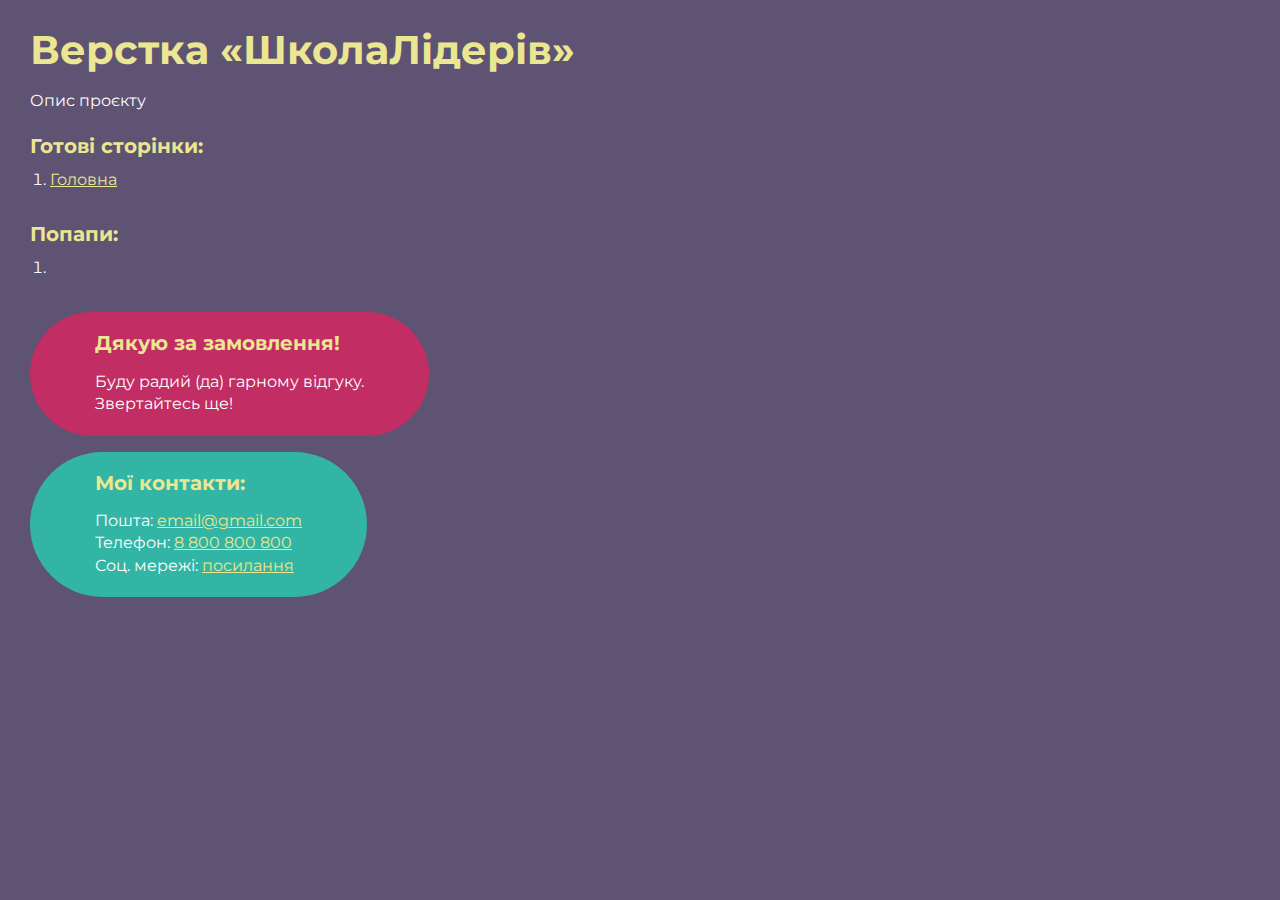
<file: index.html>
<!DOCTYPE html>
<html>

<head>
	<meta charset="UTF-8">
	<meta name="viewport" content="width=device-width, initial-scale=1.0">
	<title>Верстка «ШколаЛідерів»</title>
</head>

<body>
	<div class="rootpage">
		<h1>Верстка «ШколаЛідерів»</h1>
		<div class="rootpage__info">
			Опис проєкту
		</div>
		<h2>Готові сторінки:</h2>
		<ol class="rootpage__list">
			<li><a target="_blank" href="home.html">Головна</a></li>
		</ol>
		<h2>Попапи:</h2>
		<ol class="rootpage__list">
			<li><a target="_blank" href="home.html#"></a></li>
		</ol>
		<div class="rootpage__tnx">
			<h2>Дякую за замовлення!</h2>
			<p>Буду радий (да) гарному відгуку.</p>
			<p>Звертайтесь ще!</p>
		</div>
		<div class="rootpage__contacts">
			<h2>Мої контакти:</h2>
			<p>Пошта: <a href="mailto:email@gmail.com">email@gmail.com</a></p>
			<p>Телефон: <a href="tel:8800800800">8 800 800 800</a></p>
			<p>Соц. мережі: <a href="">посилання</a></p>
		</div>
	</div>
</body>
<style>
	@charset "UTF-8";
	@import url("https://fonts.googleapis.com/css?family=Montserrat:regular,700&display=swap");

	*,
	*::before,
	*::after {
		padding: 0px;
		margin: 0px;
		border: 0px;
		box-sizing: border-box;
	}

	html,
	body {
		height: 100%;
		margin: 0;
		padding: 0;
		min-width: 320px;
		width: 100%;
		color: #fff;
		background-color: #5e5373;
	}

	body {
		font-family: Montserrat;
		font-size: 100%;
		line-height: 1;
		font-size: 1rem;
	}

	a {
		text-decoration: underline;
		color: #ebe691
	}

	a:visited {
		text-decoration: underline;
		color: #aaa768;
	}

	a:hover {
		text-decoration: none;
	}

	ul li {
		list-style: none;
	}

	img {
		vertical-align: top;
	}

	.wrapper {
		width: 100%;
		min-height: 100%;
		overflow: hidden;
	}

	.rootpage {
		padding: 30px;
		display: flex;
		flex-direction: column;
		align-items: flex-start;
	}

	@media (max-width: 767px) {
		.rootpage {
			padding: 30px 15px;
		}
	}

	h1 {
		color: #ebe691;
		font-size: 2.5rem;
		margin: 0px 0px 1.25rem 0px;
	}

	@media (max-width: 767px) {
		h1 {
			font-size: 1.85rem;
			margin: 0px 0px 1.25rem 0px;
		}
	}

	h2 {
		color: #ebe691;
		font-size: 1.25rem;
		margin: 0px 0px 1rem 0px;
	}

	@media (max-width: 767px) {
		h2 {
			font-size: 1.125rem;
			margin: 0px 0px 1rem 0px;
		}
	}

	.rootpage__info {
		line-height: 140%;
		margin: 0px 0px 1.5rem 0px;
	}

	.rootpage__list {
		margin: 0px 0px 2.25rem 1.25rem;
	}

	.rootpage__list li:not(:last-child) {
		margin: 0px 0px 15px 0px;
	}

	.rootpage__contacts,
	.rootpage__tnx {
		border-radius: 200px;
		padding: 20px 65px;
		line-height: 140%;
	}

	@media (max-width: 767px) {

		.rootpage__contacts,
		.rootpage__tnx {
			border-radius: 40px;
			padding: 20px;
		}
	}

	.rootpage__contacts {
		background: #32b5a4;

	}

	.rootpage__contacts a {
		color: #ebe691;
	}

	.rootpage__tnx {
		background: #c22d63;
		margin: 0px 0px 1rem 0px;
	}
</style>

</html>
</file>
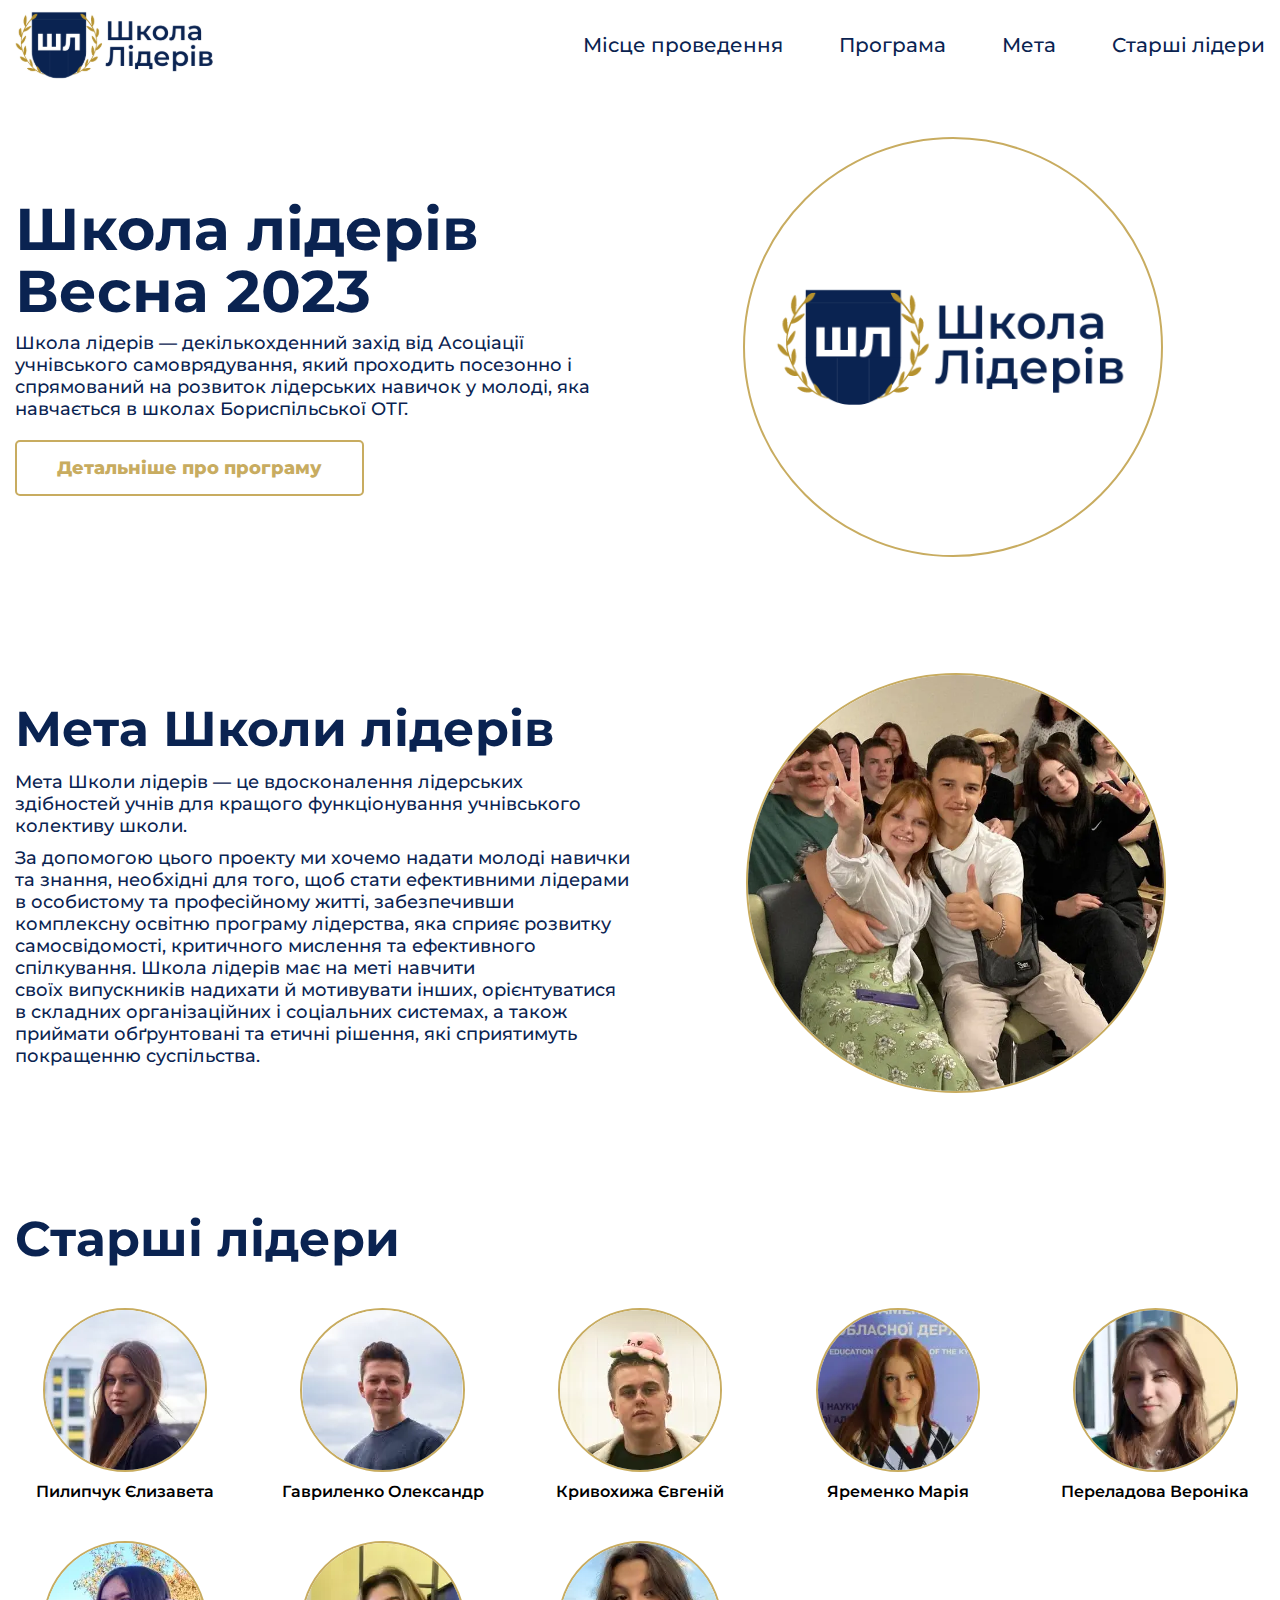
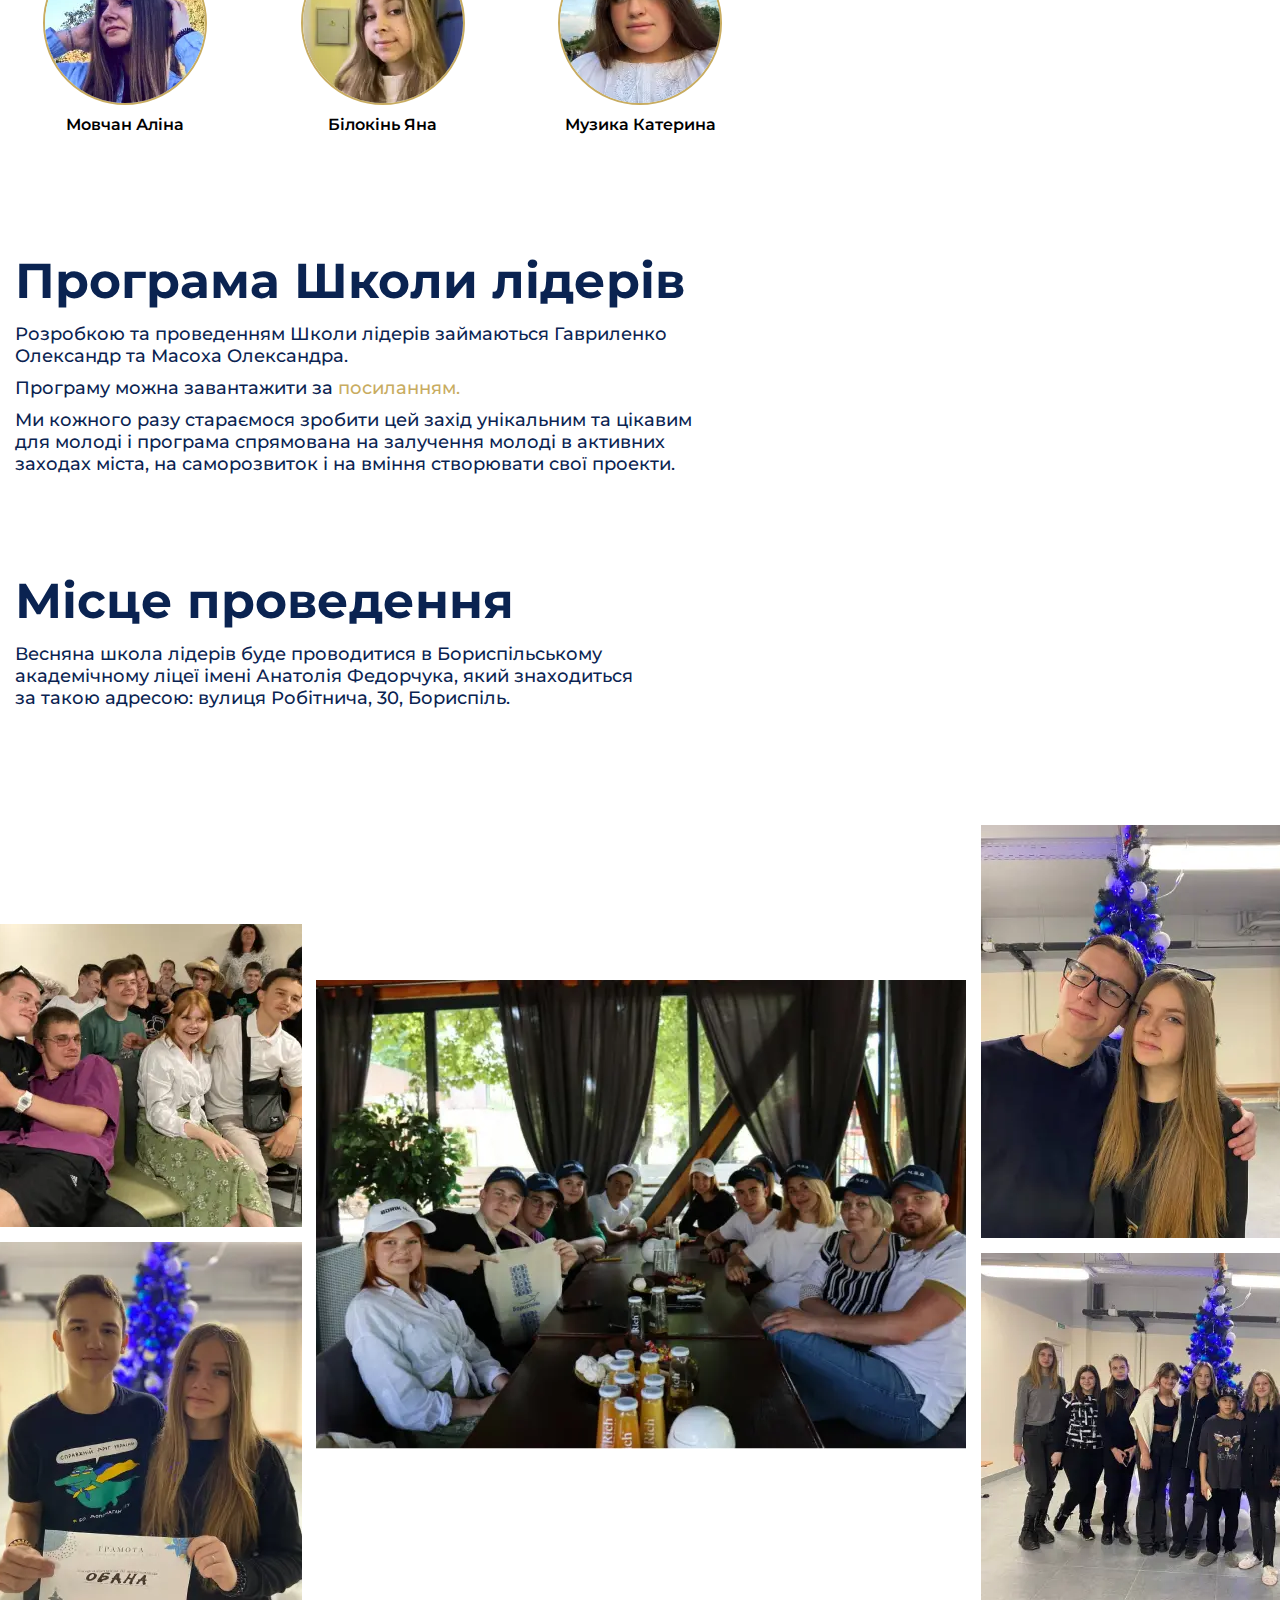
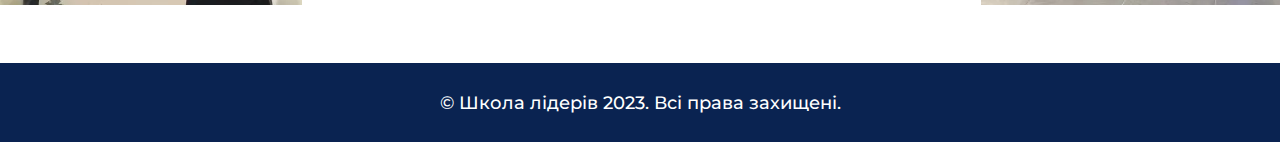
<file: home.html>
<!DOCTYPE html>
<html lang="ru">

<head>
	<title>Школа лідерів</title>
	<meta charset="UTF-8">
	<meta name="format-detection" content="telephone=no">
	<!-- <style>body{opacity: 0;}</style> -->
	<link rel="stylesheet" href="css/style.min.css?_v=20230309090137">
	<link rel="shortcut icon" href="favicon.ico">
	<!-- <meta name="robots" content="noindex, nofollow"> -->
	<meta name="viewport" content="width=device-width, initial-scale=1.0">
	<link rel="preconnect" href="https://fonts.googleapis.com">
	<link rel="preconnect" href="https://fonts.gstatic.com" crossorigin>
	<link href="https://fonts.googleapis.com/css2?family=Montserrat:wght@500;600;700;800&display=swap&_v=20230309090137" rel="stylesheet">
</head>

<body>
	<div class="wrapper">
		<header class="header">
			<div class="header__container">
				<a href="#" data-goto=".page__intro" class="header__logo"><img src="img/logo.svg" alt=""></a>
				<div class="header__menu menu">
					<button type="button" class="menu__icon icon-menu"><span></span></button>
					<nav class="menu__body">
						<ul class="menu__list">
							<li class="menu__item"><a href="#" data-goto-top="70" data-goto=".page__location" class="menu__link">Місце проведення</a></li>
							<li class="menu__item"><a href="#" data-goto-top="70" data-goto=".page__program" class="menu__link">Програма</a></li>
							<li class="menu__item"><a href="#" data-goto-top="70" data-goto=".page__goal" class="menu__link">Мета</a></li>
							<li class="menu__item"><a href="#" data-goto-top="70" data-goto=".page__leaders" class="menu__link">Старші лідери</a></li>
						</ul>
					</nav>
				</div>
			</div>
		</header>
		<main class="page">
			<section class="page__intro intro">
				<div class="intro__container">
					<div class="intro__body">
						<h1 class="intro__title">Школа лідерів Весна 2023</h1>
						<div class="intro__text text">
							<p>Школа лідерів — декількохденний захід від Асоціації учнівського самоврядування, який проходить
								посезонно і спрямований
								на розвиток лідерських навичок у молоді, яка навчається в школах Бориспільської ОТГ.</p>
						</div>
						<a href="#" data-goto-top="70" data-goto=".page__program" class="intro__button button">Детальніше про
							програму</a>
					</div>
					<div class="intro__picture">
						<img src="img/logo.svg" alt="">
					</div>
				</div>
			</section>
			<section class="page__goal goal">
				<div class="goal__container">
					<div class="goal__body">
						<h2 class="goal__title title">Мета Школи лідерів</h2>
						<div class="goal__text text">
							<p>Мета Школи лідерів — це вдосконалення лідерських здібностей учнів для кращого функціонування
								учнівського колективу школи.</p>
							<p>За допомогою цього проекту ми хочемо надати молоді навички та знання, необхідні для того, щоб
								стати ефективними лідерами
								в особистому та професійному житті, забезпечивши комплексну освітню програму лідерства, яка
								сприяє розвитку
								самосвідомості, критичного мислення та ефективного спілкування. Школа лідерів має на меті
								навчити
								своїх випускників надихати й мотивувати інших, орієнтуватися в складних організаційних і
								соціальних системах, а також
								приймати обґрунтовані та етичні рішення, які сприятимуть покращенню суспільства.</p>
						</div>
					</div>
					<div class="goal__picture">
						<picture><source srcset="img/image-1.webp" type="image/webp"><img src="img/image-1.jpg" alt=""></picture>
					</div>
				</div>
			</section>
			<section class="page__leaders leaders">
				<div class="leaders__container">
					<h2 class="leaders__title title">Старші лідери</h2>
					<div class="leaders__items">
						<div class="leaders__item">
							<div class="leaders__image"><picture><source srcset="img/leaders/image-1.webp" type="image/webp"><img src="img/leaders/image-1.png" alt=""></picture></div>
							<div class="leaders__name">Пилипчук Єлизавета</div>
						</div>
						<div class="leaders__item">
							<div class="leaders__image"><picture><source srcset="img/leaders/image-2.webp" type="image/webp"><img src="img/leaders/image-2.png" alt=""></picture></div>
							<div class="leaders__name">Гавриленко Олександр</div>
						</div>
						<div class="leaders__item">
							<div class="leaders__image"><picture><source srcset="img/leaders/image-3.webp" type="image/webp"><img src="img/leaders/image-3.png" alt=""></picture></div>
							<div class="leaders__name">Кривохижа Євгеній</div>
						</div>
						<div class="leaders__item">
							<div class="leaders__image"><picture><source srcset="img/leaders/image-4.webp" type="image/webp"><img src="img/leaders/image-4.png" alt=""></picture></div>
							<div class="leaders__name">Яременко Марія</div>
						</div>
						<div class="leaders__item">
							<div class="leaders__image"><picture><source srcset="img/leaders/image-5.webp" type="image/webp"><img src="img/leaders/image-5.png" alt=""></picture></div>
							<div class="leaders__name">Переладова Вероніка</div>
						</div>
						<div class="leaders__item">
							<div class="leaders__image"><picture><source srcset="img/leaders/image-6.webp" type="image/webp"><img src="img/leaders/image-6.png" alt=""></picture></div>
							<div class="leaders__name">Мовчан Аліна</div>
						</div>
						<div class="leaders__item">
							<div class="leaders__image"><picture><source srcset="img/leaders/image-7.webp" type="image/webp"><img src="img/leaders/image-7.png" alt=""></picture></div>
							<div class="leaders__name">Білокінь Яна</div>
						</div>
						<div class="leaders__item">
							<div class="leaders__image"><picture><source srcset="img/leaders/image-8.webp" type="image/webp"><img src="img/leaders/image-8.jpg" alt=""></picture></div>
							<div class="leaders__name">Музика Катерина</div>
						</div>
					</div>
				</div>
			</section>
			<section class="page__program program">
				<div class="program__container">
					<h2 class="program__title title">Програма Школи лідерів</h2>
					<div class="program__text text">
						<p>Розробкою та проведенням Школи лідерів займаються Гавриленко Олександр та Масоха Олександра.</p>
						<p>Програму можна завантажити за <a target="_blank" href="https://docs.google.com/document/d/11gtKCPJozAe_Qt8WRyKZM5IgAigggAc4/edit?usp=share_link&ouid=108613110325510535083&rtpof=true&sd=true">посиланням.</a>
						</p>
						<p>Ми кожного разу стараємося зробити цей захід унікальним та цікавим для молоді і програма спрямована
							на залучення молоді
							в активних заходах міста, на саморозвиток і на вміння створювати свої проекти.</p>
					</div>
				</div>
			</section>
			<section class="page__location location">
				<div class="location__container">
					<h2 class="location__title title">Місце проведення</h2>
					<div class="location__text text">
						<p>Весняна школа лідерів буде проводитися в Бориспільському академічному ліцеї імені
							Анатолія Федорчука, який знаходиться
							за такою адресою: вулиця Робітнича, 30, Бориспіль.</p>
					</div>
				</div>
			</section>
			<section class="page__gallery gallery gp">
				<div class="gallery__left gp">
					<div data-gallery class="gallery__left-top gp">
						<a href="img/gallery/left/top/2-full.jpg">
							<picture><source srcset="img/gallery/left/top/2.webp" type="image/webp"><img src="img/gallery/left/top/2.jpg" alt=""></picture>
						</a>
						<a href="img/gallery/left/top/1-full.jpg">
							<picture><source srcset="img/gallery/left/top/1.webp" type="image/webp"><img src="img/gallery/left/top/1.jpg" alt=""></picture>
						</a>
					</div>
					<div data-gallery class="gallery__left-bottom gp">
						<a href="img/gallery/left/bottom/2-full.jpg">
							<picture><source srcset="img/gallery/left/bottom/2.webp" type="image/webp"><img src="img/gallery/left/bottom/2.jpg" alt=""></picture></a>
						<a href="img/gallery/left/bottom/1-full.jpg">
							<picture><source srcset="img/gallery/left/bottom/1.webp" type="image/webp"><img src="img/gallery/left/bottom/1.jpg" alt=""></picture></a>
					</div>
				</div>
				<div data-gallery class="gallery__center">
					<a href="img/gallery/center/center-full.jpg">
						<picture><source srcset="img/gallery/center/center.webp" type="image/webp"><img src="img/gallery/center/center.jpg" alt=""></picture>
					</a>
				</div>
				<div class="gallery__right gp">
					<div data-gallery class="gallery__right-top gp">
						<a href="img/gallery/right/top/1-full.jpg">
							<picture><source srcset="img/gallery/right/top/1.webp" type="image/webp"><img src="img/gallery/right/top/1.jpg" alt=""></picture>
						</a>
						<a href="img/gallery/right/top/2-full.jpg">
							<picture><source srcset="img/gallery/right/top/2.webp" type="image/webp"><img src="img/gallery/right/top/2.jpg" alt=""></picture>
						</a>
					</div>
					<div data-gallery class="gallery__right-bottom gp">
						<a href="img/gallery/right/bottom/1-full.jpg">
							<picture><source srcset="img/gallery/right/bottom/1.webp" type="image/webp"><img src="img/gallery/right/bottom/1.jpg" alt=""></picture>
						</a>
						<a href="img/gallery/right/bottom/2-full.jpg">
							<picture><source srcset="img/gallery/right/bottom/2.webp" type="image/webp"><img src="img/gallery/right/bottom/2.jpg" alt=""></picture>
						</a>
					</div>
				</div>
			</section>
		</main>
		<footer class="footer">
			<div class="footer__container">
				<div class="footer__text">© Школа лідерів 2023. Всі права захищені.</div>
			</div>
		</footer>
	</div>
	<!-- <div id="popup" aria-hidden="true" class="popup">
	<div class="popup__wrapper">
		<div class="popup__content">
			<button data-close type="button" class="popup__close">Закрыть</button>
			<div class="popup__text">
				Text
			</div>
		</div>
	</div>
</div> -->
	<script src="js/app.min.js?_v=20230309090137"></script>
</body>

</html>
</file>
<file: css/style.min.css>
@charset "UTF-8";*{padding:0;margin:0;border:0}*,:after,:before{-webkit-box-sizing:border-box;box-sizing:border-box}body,html{height:100%;min-width:320px}body{color:#0a2351;line-height:1;font-family:Montserrat;font-size:1.125rem;-ms-text-size-adjust:100%;-moz-text-size-adjust:100%;-webkit-text-size-adjust:100%;-webkit-font-smoothing:antialiased;-moz-osx-font-smoothing:grayscale}button,input,textarea{font-family:Montserrat;font-size:inherit}button{cursor:pointer;color:inherit;background-color:inherit}a{color:inherit}a:link,a:visited{text-decoration:none}a:hover{text-decoration:none}ul li{list-style:none}img{vertical-align:top}h1,h2,h3,h4,h5,h6{font-weight:inherit;font-size:inherit}.lock body{overflow:hidden;-ms-touch-action:none;touch-action:none;-ms-scroll-chaining:none;overscroll-behavior:none}.wrapper{min-height:100%;display:-webkit-box;display:-ms-flexbox;display:flex;-webkit-box-orient:vertical;-webkit-box-direction:normal;-ms-flex-direction:column;flex-direction:column;overflow:hidden}.wrapper>main{-webkit-box-flex:1;-ms-flex:1 1 auto;flex:1 1 auto}.wrapper>*{min-width:0}[class*=__container]{max-width:81.25rem;-webkit-box-sizing:content-box;box-sizing:content-box;margin:0 auto;padding:0 .9375rem}.button{display:-webkit-inline-box;display:-ms-inline-flexbox;display:inline-flex;text-align:center;padding:.9375rem 2.5rem;font-weight:800;font-size:1.125rem;color:#c8ac60;line-height:1.2222222222;border:.125rem solid #c8ac60;border-radius:.3125rem;-webkit-transition:all .3s ease 0s;-o-transition:all .3s ease 0s;transition:all .3s ease 0s}.button._fw{width:100%}[class*=-ibg]{position:relative}[class*=-ibg] img{position:absolute;width:100%;height:100%;top:0;left:0;-o-object-fit:cover;object-fit:cover}[class*=-ibg_contain] img{-o-object-fit:contain;object-fit:contain}.text{font-weight:500;font-size:1.125rem;line-height:1.2222222222}.text p:not(:last-child){margin-bottom:.625rem}.text a{color:#c8ac60}.title{font-weight:700;line-height:1.22}.title:not(:last-child){margin-bottom:.75rem}.header{position:fixed;left:0;top:0;width:100%;background-color:#fff}.header__container{display:-webkit-box;display:-ms-flexbox;display:flex;-webkit-box-align:center;-ms-flex-align:center;align-items:center;-webkit-box-pack:justify;-ms-flex-pack:justify;justify-content:space-between;padding-top:.625rem;padding-bottom:.625rem;gap:1.25rem}.header__logo{position:relative;z-index:5}.menu{display:-webkit-box;display:-ms-flexbox;display:flex;-webkit-box-align:center;-ms-flex-align:center;align-items:center}.menu__body{display:-webkit-box;display:-ms-flexbox;display:flex;-webkit-box-align:center;-ms-flex-align:center;align-items:center}.menu__list{display:-webkit-box;display:-ms-flexbox;display:flex;-ms-flex-wrap:wrap;flex-wrap:wrap;-webkit-box-align:center;-ms-flex-align:center;align-items:center;row-gap:.3125rem}.menu__link{font-weight:500;font-size:1.25rem;line-height:1.2;-webkit-transition:color .3s ease 0s;-o-transition:color .3s ease 0s;transition:color .3s ease 0s}.icon-menu{display:none}.footer{background-color:#0a2351;text-align:center}.footer__text{font-weight:500;line-height:1.2222222222;color:#fff}.intro__body{-ms-flex-item-align:center;-ms-grid-row-align:center;align-self:center;max-width:40rem}.intro__title{font-weight:700;line-height:106.9%}.intro__title:not(:last-child){margin-bottom:.625rem}.intro__text:not(:last-child){margin-bottom:1.25rem}.intro__picture{display:none}.goal__container{display:-ms-grid;display:grid;-ms-grid-columns:(1fr)[2];grid-template-columns:repeat(2,1fr);gap:.9375rem}.goal__body{-ms-flex-item-align:center;-ms-grid-row-align:center;align-self:center;max-width:40rem}.goal__picture{-ms-grid-column-align:center;justify-self:center;border-radius:50%}.goal__picture img{width:26.25rem;height:26.25rem;border:.125rem solid #c8ac60;border-radius:50%}.leaders__items{display:-ms-grid;display:grid;grid-template-columns:repeat(auto-fit,minmax(auto,13.75rem));-webkit-box-pack:justify;-ms-flex-pack:justify;justify-content:space-between;-webkit-column-gap:.9375rem;-moz-column-gap:.9375rem;column-gap:.9375rem}.leaders__item{display:-webkit-box;display:-ms-flexbox;display:flex;-webkit-box-align:center;-ms-flex-align:center;align-items:center;-webkit-box-orient:vertical;-webkit-box-direction:normal;-ms-flex-direction:column;flex-direction:column}.leaders__image{margin-bottom:.625rem}.leaders__image img{border-radius:50%;border:.125rem solid #c8ac60}.leaders__name{font-weight:600;font-size:1rem;line-height:1.25;color:#000}.program__title{max-width:43.75rem}.program__text{max-width:43.75rem}.location__title{max-width:43.75rem}.location__text{max-width:43.75rem}.gallery{display:-webkit-box;display:-ms-flexbox;display:flex;-webkit-box-align:center;-ms-flex-align:center;align-items:center}.gallery__left{display:-webkit-box;display:-ms-flexbox;display:flex;-webkit-box-orient:vertical;-webkit-box-direction:normal;-ms-flex-direction:column;flex-direction:column;-ms-flex-item-align:end;align-self:flex-end}.gallery__left-top{display:-webkit-box;display:-ms-flexbox;display:flex;-webkit-box-align:end;-ms-flex-align:end;align-items:flex-end}.gallery__left-bottom{display:-webkit-box;display:-ms-flexbox;display:flex;-webkit-box-align:start;-ms-flex-align:start;align-items:flex-start;-webkit-box-pack:end;-ms-flex-pack:end;justify-content:flex-end}.gallery__right{display:-webkit-box;display:-ms-flexbox;display:flex;-webkit-box-orient:vertical;-webkit-box-direction:normal;-ms-flex-direction:column;flex-direction:column;-webkit-box-align:start;-ms-flex-align:start;align-items:flex-start}.gallery__right-top{display:-webkit-box;display:-ms-flexbox;display:flex;-webkit-box-align:end;-ms-flex-align:end;align-items:flex-end}.gallery__right-bottom{display:-webkit-box;display:-ms-flexbox;display:flex;-webkit-box-align:start;-ms-flex-align:start;align-items:flex-start}@font-face{font-family:lg;src:url([data-uri]) format("woff2"),url([data-uri]) format("woff");font-weight:400;font-style:normal;font-display:block}.lg-icon{font-family:lg!important;speak:never;font-style:normal;font-weight:400;font-variant:normal;text-transform:none;line-height:1;-webkit-font-smoothing:antialiased;-moz-osx-font-smoothing:grayscale}.lg-container{font-family:system-ui,-apple-system,"Segoe UI",Roboto,"Helvetica Neue",Arial,"Noto Sans","Liberation Sans",sans-serif,"Apple Color Emoji","Segoe UI Emoji","Segoe UI Symbol","Noto Color Emoji"}.lg-next,.lg-prev{background-color:rgba(0,0,0,.45);border-radius:2px;color:#999;cursor:pointer;display:block;font-size:22px;margin-top:-10px;padding:8px 10px 9px;position:absolute;top:50%;z-index:1080;outline:0;border:none}.lg-next.disabled,.lg-prev.disabled{opacity:0!important;cursor:default}.lg-next:hover:not(.disabled),.lg-prev:hover:not(.disabled){color:#fff}.lg-single-item .lg-next,.lg-single-item .lg-prev{display:none}.lg-next{right:20px}.lg-next:before{content:"\e095"}.lg-prev{left:20px}.lg-prev:after{content:"\e094"}@-webkit-keyframes lg-right-end{0%{left:0}50%{left:-30px}100%{left:0}}@keyframes lg-right-end{0%{left:0}50%{left:-30px}100%{left:0}}@-webkit-keyframes lg-left-end{0%{left:0}50%{left:30px}100%{left:0}}@keyframes lg-left-end{0%{left:0}50%{left:30px}100%{left:0}}.lg-outer.lg-right-end .lg-object{-webkit-animation:lg-right-end .3s;animation:lg-right-end .3s;position:relative}.lg-outer.lg-left-end .lg-object{-webkit-animation:lg-left-end .3s;animation:lg-left-end .3s;position:relative}.lg-toolbar{z-index:1082;left:0;position:absolute;top:0;width:100%}.lg-media-overlap .lg-toolbar{background-image:-webkit-gradient(linear,left bottom,left top,from(rgba(0,0,0,0)),to(rgba(0,0,0,.4)));background-image:-o-linear-gradient(bottom,rgba(0,0,0,0),rgba(0,0,0,.4));background-image:linear-gradient(0deg,rgba(0,0,0,0),rgba(0,0,0,.4))}.lg-toolbar .lg-icon{color:#999;cursor:pointer;float:right;font-size:24px;height:47px;line-height:27px;padding:10px 0;text-align:center;width:50px;text-decoration:none!important;outline:medium none;will-change:color;-webkit-transition:color .2s linear;-o-transition:color .2s linear;transition:color .2s linear;background:0 0;border:none;-webkit-box-shadow:none;box-shadow:none}.lg-toolbar .lg-icon.lg-icon-18{font-size:18px}.lg-toolbar .lg-icon:hover{color:#fff}.lg-toolbar .lg-close:after{content:"\e070"}.lg-toolbar .lg-maximize{font-size:22px}.lg-toolbar .lg-maximize:after{content:"\e90a"}.lg-toolbar .lg-download:after{content:"\e0f2"}.lg-sub-html{color:#eee;font-size:16px;padding:10px 40px;text-align:center;z-index:1080;opacity:0;-webkit-transition:opacity .2s ease-out 0s;-o-transition:opacity .2s ease-out 0s;transition:opacity .2s ease-out 0s}.lg-sub-html h4{margin:0;font-size:13px;font-weight:700}.lg-sub-html p{font-size:12px;margin:5px 0 0}.lg-sub-html a{color:inherit}.lg-sub-html a:hover{text-decoration:underline}.lg-media-overlap .lg-sub-html{background-image:-webkit-gradient(linear,left top,left bottom,from(rgba(0,0,0,0)),to(rgba(0,0,0,.6)));background-image:-o-linear-gradient(top,rgba(0,0,0,0),rgba(0,0,0,.6));background-image:linear-gradient(180deg,rgba(0,0,0,0),rgba(0,0,0,.6))}.lg-item .lg-sub-html{position:absolute;bottom:0;right:0;left:0}.lg-error-msg{font-size:14px;color:#999}.lg-counter{color:#999;display:inline-block;font-size:16px;padding-left:20px;padding-top:12px;height:47px;vertical-align:middle}.lg-closing .lg-next,.lg-closing .lg-prev,.lg-closing .lg-sub-html,.lg-closing .lg-toolbar{opacity:0;-webkit-transition:-webkit-transform .08 cubic-bezier(0,0,.25,1) 0s,opacity .08 cubic-bezier(0,0,.25,1) 0s,color .08 linear;-o-transition:-o-transform .08 cubic-bezier(0,0,.25,1) 0s,opacity .08 cubic-bezier(0,0,.25,1) 0s,color .08 linear;-webkit-transition:opacity .08 cubic-bezier(0,0,.25,1) 0s,color .08 linear,-webkit-transform .08 cubic-bezier(0,0,.25,1) 0s;transition:opacity .08 cubic-bezier(0,0,.25,1) 0s,color .08 linear,-webkit-transform .08 cubic-bezier(0,0,.25,1) 0s;-o-transition:transform .08 cubic-bezier(0,0,.25,1) 0s,opacity .08 cubic-bezier(0,0,.25,1) 0s,color .08 linear;transition:transform .08 cubic-bezier(0,0,.25,1) 0s,opacity .08 cubic-bezier(0,0,.25,1) 0s,color .08 linear;transition:transform .08 cubic-bezier(0,0,.25,1) 0s,opacity .08 cubic-bezier(0,0,.25,1) 0s,color .08 linear,-webkit-transform .08 cubic-bezier(0,0,.25,1) 0s}body:not(.lg-from-hash) .lg-outer.lg-start-zoom .lg-item:not(.lg-zoomable) .lg-img-wrap,body:not(.lg-from-hash) .lg-outer.lg-start-zoom .lg-item:not(.lg-zoomable) .lg-video-cont{opacity:0;-ms-transform:scale3d(.5,.5,.5);-webkit-transform:scale3d(.5,.5,.5);transform:scale3d(.5,.5,.5);will-change:transform,opacity;-webkit-transition:-webkit-transform 250ms cubic-bezier(0,0,.25,1) 0s,opacity 250ms cubic-bezier(0,0,.25,1)!important;-o-transition:-o-transform 250ms cubic-bezier(0,0,.25,1) 0s,opacity 250ms cubic-bezier(0,0,.25,1)!important;-webkit-transition:opacity 250ms cubic-bezier(0,0,.25,1),-webkit-transform 250ms cubic-bezier(0,0,.25,1) 0s!important;transition:opacity 250ms cubic-bezier(0,0,.25,1),-webkit-transform 250ms cubic-bezier(0,0,.25,1) 0s!important;-o-transition:transform 250ms cubic-bezier(0,0,.25,1) 0s,opacity 250ms cubic-bezier(0,0,.25,1)!important;transition:transform 250ms cubic-bezier(0,0,.25,1) 0s,opacity 250ms cubic-bezier(0,0,.25,1)!important;transition:transform 250ms cubic-bezier(0,0,.25,1) 0s,opacity 250ms cubic-bezier(0,0,.25,1),-webkit-transform 250ms cubic-bezier(0,0,.25,1) 0s!important}body:not(.lg-from-hash) .lg-outer.lg-start-zoom .lg-item:not(.lg-zoomable).lg-complete .lg-img-wrap,body:not(.lg-from-hash) .lg-outer.lg-start-zoom .lg-item:not(.lg-zoomable).lg-complete .lg-video-cont{opacity:1;-ms-transform:scale3d(1,1,1);-webkit-transform:scale3d(1,1,1);transform:scale3d(1,1,1)}.lg-group:after{content:"";display:table;clear:both}.lg-container{display:none;outline:0}.lg-container.lg-show{display:block}.lg-on{scroll-behavior:unset}.lg-hide-sub-html .lg-sub-html,.lg-next,.lg-pager-outer,.lg-prev,.lg-toolbar{opacity:0;will-change:transform,opacity;-webkit-transition:-webkit-transform .25s cubic-bezier(0,0,.25,1) 0s,opacity .25s cubic-bezier(0,0,.25,1) 0s;-o-transition:-o-transform .25s cubic-bezier(0,0,.25,1) 0s,opacity .25s cubic-bezier(0,0,.25,1) 0s;-webkit-transition:opacity .25s cubic-bezier(0,0,.25,1) 0s,-webkit-transform .25s cubic-bezier(0,0,.25,1) 0s;transition:opacity .25s cubic-bezier(0,0,.25,1) 0s,-webkit-transform .25s cubic-bezier(0,0,.25,1) 0s;-o-transition:transform .25s cubic-bezier(0,0,.25,1) 0s,opacity .25s cubic-bezier(0,0,.25,1) 0s;transition:transform .25s cubic-bezier(0,0,.25,1) 0s,opacity .25s cubic-bezier(0,0,.25,1) 0s;transition:transform .25s cubic-bezier(0,0,.25,1) 0s,opacity .25s cubic-bezier(0,0,.25,1) 0s,-webkit-transform .25s cubic-bezier(0,0,.25,1) 0s}.lg-show-in .lg-next,.lg-show-in .lg-pager-outer,.lg-show-in .lg-prev,.lg-show-in .lg-toolbar{opacity:1}.lg-show-in.lg-hide-sub-html .lg-sub-html{opacity:1}.lg-show-in .lg-hide-items .lg-prev{opacity:0;-webkit-transform:translate3d(-10px,0,0);transform:translate3d(-10px,0,0)}.lg-show-in .lg-hide-items .lg-next{opacity:0;-webkit-transform:translate3d(10px,0,0);transform:translate3d(10px,0,0)}.lg-show-in .lg-hide-items .lg-toolbar{opacity:0;-webkit-transform:translate3d(0,-10px,0);transform:translate3d(0,-10px,0)}.lg-show-in .lg-hide-items.lg-hide-sub-html .lg-sub-html{opacity:0;-webkit-transform:translate3d(0,20px,0);transform:translate3d(0,20px,0)}.lg-outer{width:100%;height:100%;position:fixed;top:0;left:0;z-index:1050;text-align:left;opacity:.001;outline:0;will-change:auto;overflow:hidden;-webkit-transition:opacity .15s ease 0s;-o-transition:opacity .15s ease 0s;transition:opacity .15s ease 0s}.lg-outer *{-webkit-box-sizing:border-box;box-sizing:border-box}.lg-outer.lg-zoom-from-image{opacity:1}.lg-outer.lg-visible{opacity:1}.lg-outer.lg-css3 .lg-item:not(.lg-start-end-progress).lg-current,.lg-outer.lg-css3 .lg-item:not(.lg-start-end-progress).lg-next-slide,.lg-outer.lg-css3 .lg-item:not(.lg-start-end-progress).lg-prev-slide{-webkit-transition-duration:inherit!important;-o-transition-duration:inherit!important;transition-duration:inherit!important;-webkit-transition-timing-function:inherit!important;-o-transition-timing-function:inherit!important;transition-timing-function:inherit!important}.lg-outer.lg-css3.lg-dragging .lg-item.lg-current,.lg-outer.lg-css3.lg-dragging .lg-item.lg-next-slide,.lg-outer.lg-css3.lg-dragging .lg-item.lg-prev-slide{-webkit-transition-duration:0s!important;-o-transition-duration:0s!important;transition-duration:0s!important;opacity:1}.lg-outer.lg-grab img.lg-object{cursor:-webkit-grab;cursor:-o-grab;cursor:-ms-grab;cursor:grab}.lg-outer.lg-grabbing img.lg-object{cursor:move;cursor:-webkit-grabbing;cursor:-o-grabbing;cursor:-ms-grabbing;cursor:grabbing}.lg-outer .lg-content{position:absolute;top:0;left:0;right:0;bottom:0}.lg-outer .lg-inner{width:100%;position:absolute;left:0;top:0;bottom:0;-webkit-transition:opacity 0s;-o-transition:opacity 0s;transition:opacity 0s;white-space:nowrap}.lg-outer .lg-item{will-change:transform,opacity;display:none!important}.no-webp .lg-outer .lg-item:not(.lg-start-end-progress){background:url([data-uri]) no-repeat scroll center center transparent}.lg-outer.lg-css3 .lg-current,.lg-outer.lg-css3 .lg-next-slide,.lg-outer.lg-css3 .lg-prev-slide{display:inline-block!important}.lg-outer.lg-css .lg-current{display:inline-block!important}.lg-outer .lg-img-wrap,.lg-outer .lg-item{display:inline-block;text-align:center;position:absolute;width:100%;height:100%}.lg-outer .lg-img-wrap:before,.lg-outer .lg-item:before{content:"";display:inline-block;height:100%;vertical-align:middle}.lg-outer .lg-img-wrap{position:absolute;left:0;right:0;top:0;bottom:0;white-space:nowrap;font-size:0}.lg-outer .lg-item.lg-complete{background-image:none}.lg-outer .lg-item.lg-current{z-index:1060}.lg-outer .lg-object{display:inline-block;vertical-align:middle;max-width:100%;max-height:100%;width:auto;height:auto;position:relative}.lg-outer .lg-empty-html .lg-sub-html,.lg-outer .lg-empty-html.lg-sub-html{display:none}.lg-outer.lg-hide-download .lg-download{opacity:.75;pointer-events:none}.lg-outer .lg-first-slide .lg-dummy-img{position:absolute;top:50%;left:50%}.lg-outer.lg-components-open:not(.lg-zoomed) .lg-components{-webkit-transform:translate3d(0,0,0);transform:translate3d(0,0,0);opacity:1}.lg-outer.lg-components-open:not(.lg-zoomed) .lg-sub-html{opacity:1;-webkit-transition:opacity .2s ease-out .15s;-o-transition:opacity .2s ease-out .15s;transition:opacity .2s ease-out .15s}.lg-backdrop{position:fixed;top:0;left:0;right:0;bottom:0;z-index:1040;background-color:#000;opacity:0;will-change:auto;-webkit-transition:opacity 333ms ease-in 0s;-o-transition:opacity 333ms ease-in 0s;transition:opacity 333ms ease-in 0s}.lg-backdrop.in{opacity:1}.lg-css3.lg-no-trans .lg-current,.lg-css3.lg-no-trans .lg-next-slide,.lg-css3.lg-no-trans .lg-prev-slide{-webkit-transition:none 0s ease 0s!important;-o-transition:none 0s ease 0s!important;transition:none 0s ease 0s!important}.lg-css3.lg-use-css3 .lg-item{-webkit-backface-visibility:hidden;backface-visibility:hidden}.lg-css3.lg-fade .lg-item{opacity:0}.lg-css3.lg-fade .lg-item.lg-current{opacity:1}.lg-css3.lg-fade .lg-item.lg-current,.lg-css3.lg-fade .lg-item.lg-next-slide,.lg-css3.lg-fade .lg-item.lg-prev-slide{-webkit-transition:opacity .1s ease 0s;-o-transition:opacity .1s ease 0s;transition:opacity .1s ease 0s}.lg-css3.lg-use-css3 .lg-item.lg-start-progress{-webkit-transition:-webkit-transform 1s cubic-bezier(.175,.885,.32,1.275) 0s;-o-transition:-o-transform 1s cubic-bezier(.175,.885,.32,1.275) 0s;transition:-webkit-transform 1s cubic-bezier(.175,.885,.32,1.275) 0s;-o-transition:transform 1s cubic-bezier(.175,.885,.32,1.275) 0s;transition:transform 1s cubic-bezier(.175,.885,.32,1.275) 0s;transition:transform 1s cubic-bezier(.175,.885,.32,1.275) 0s,-webkit-transform 1s cubic-bezier(.175,.885,.32,1.275) 0s}.lg-css3.lg-use-css3 .lg-item.lg-start-end-progress{-webkit-transition:-webkit-transform 1s cubic-bezier(0,0,.25,1) 0s;-o-transition:-o-transform 1s cubic-bezier(0,0,.25,1) 0s;transition:-webkit-transform 1s cubic-bezier(0,0,.25,1) 0s;-o-transition:transform 1s cubic-bezier(0,0,.25,1) 0s;transition:transform 1s cubic-bezier(0,0,.25,1) 0s;transition:transform 1s cubic-bezier(0,0,.25,1) 0s,-webkit-transform 1s cubic-bezier(0,0,.25,1) 0s}.lg-css3.lg-slide.lg-use-css3 .lg-item{opacity:0}.lg-css3.lg-slide.lg-use-css3 .lg-item.lg-prev-slide{-webkit-transform:translate3d(-100%,0,0);transform:translate3d(-100%,0,0)}.lg-css3.lg-slide.lg-use-css3 .lg-item.lg-next-slide{-webkit-transform:translate3d(100%,0,0);transform:translate3d(100%,0,0)}.lg-css3.lg-slide.lg-use-css3 .lg-item.lg-current{-webkit-transform:translate3d(0,0,0);transform:translate3d(0,0,0);opacity:1}.lg-css3.lg-slide.lg-use-css3 .lg-item.lg-current,.lg-css3.lg-slide.lg-use-css3 .lg-item.lg-next-slide,.lg-css3.lg-slide.lg-use-css3 .lg-item.lg-prev-slide{-webkit-transition:-webkit-transform 1s cubic-bezier(0,0,.25,1) 0s,opacity .1s ease 0s;-o-transition:-o-transform 1s cubic-bezier(0,0,.25,1) 0s,opacity .1s ease 0s;-webkit-transition:opacity .1s ease 0s,-webkit-transform 1s cubic-bezier(0,0,.25,1) 0s;transition:opacity .1s ease 0s,-webkit-transform 1s cubic-bezier(0,0,.25,1) 0s;-o-transition:transform 1s cubic-bezier(0,0,.25,1) 0s,opacity .1s ease 0s;transition:transform 1s cubic-bezier(0,0,.25,1) 0s,opacity .1s ease 0s;transition:transform 1s cubic-bezier(0,0,.25,1) 0s,opacity .1s ease 0s,-webkit-transform 1s cubic-bezier(0,0,.25,1) 0s}.lg-container{display:none}.lg-container.lg-show{display:block}.lg-container.lg-dragging-vertical .lg-backdrop{-webkit-transition-duration:0s!important;-o-transition-duration:0s!important;transition-duration:0s!important}.lg-container.lg-dragging-vertical .lg-css3 .lg-item.lg-current{-webkit-transition-duration:0s!important;-o-transition-duration:0s!important;transition-duration:0s!important;opacity:1}.lg-inline .lg-backdrop,.lg-inline .lg-outer{position:absolute}.lg-inline .lg-backdrop{z-index:1}.lg-inline .lg-outer{z-index:2}.lg-inline .lg-maximize:after{content:"\e909"}.lg-components{-webkit-transform:translate3d(0,100%,0);transform:translate3d(0,100%,0);will-change:transform;-webkit-transition:-webkit-transform .35s ease-out 0s;-o-transition:-o-transform .35s ease-out 0s;transition:-webkit-transform .35s ease-out 0s;-o-transition:transform .35s ease-out 0s;transition:transform .35s ease-out 0s;transition:transform .35s ease-out 0s,-webkit-transform .35s ease-out 0s;z-index:1080;position:absolute;bottom:0;right:0;left:0}@media (min-width:47.99875em){.gallery{-webkit-box-pack:center;-ms-flex-pack:center;justify-content:center}}@media (min-width:61.99875em){.intro__container{display:-ms-grid;display:grid;-ms-grid-columns:(1fr)[2];grid-template-columns:repeat(2,1fr)}.intro__picture{display:block;border:2px solid #c8ac60;border-radius:50%;width:26.25rem;height:26.25rem;-webkit-box-align:center;-ms-flex-align:center;align-items:center;-webkit-box-pack:center;-ms-flex-pack:center;justify-content:center;display:-webkit-box;display:-ms-flexbox;display:flex;-ms-grid-column-align:center;justify-self:center}.intro__picture img{-webkit-box-flex:0;-ms-flex:0 1 85%;flex:0 1 85%;width:85%}}@media (min-width:83.125em){.title{font-size:3.125rem}.header__logo img{width:12.75rem}.menu__list{-webkit-column-gap:3.75rem;-moz-column-gap:3.75rem;column-gap:3.75rem}.footer{padding-top:1.875rem}.footer{padding-bottom:1.875rem}.footer__text{font-size:1.125rem}.intro{padding-top:8.75rem}.intro{padding-bottom:3.75rem}.intro__title{font-size:3.75rem}.goal{padding-top:3.75rem}.goal{padding-bottom:3.75rem}.leaders{padding-top:3.75rem}.leaders{padding-bottom:3.75rem}.leaders__title:not(:last-child){margin-bottom:2.5rem}.leaders__items{row-gap:2.5rem}.program{padding-top:3.75rem}.program{padding-bottom:3.125rem}.location{padding-top:3.125rem}.location{padding-bottom:3.75rem}.gp{gap:.9375rem}.gallery{padding-top:3.75rem}.gallery{padding-bottom:3.75rem}}@media (max-width:48em){.menu__list{-webkit-column-gap:.9375rem;-moz-column-gap:.9375rem;column-gap:.9375rem}}@media (max-width:20em){.title{font-size:2rem}.header__logo img{width:9.375rem}.footer{padding-top:.625rem}.footer{padding-bottom:.625rem}.footer__text{font-size:.75rem}.intro{padding-top:5rem}.intro{padding-bottom:1.25rem}.intro__title{font-size:2.25rem}.goal{padding-top:1.25rem}.goal{padding-bottom:1.25rem}.leaders{padding-top:1.25rem}.leaders{padding-bottom:1.25rem}.leaders__title:not(:last-child){margin-bottom:.9375rem}.leaders__items{row-gap:1.25rem}.program{padding-top:1.25rem}.program{padding-bottom:.9375rem}.location{padding-top:.9375rem}.location{padding-bottom:1.25rem}.gp{gap:.3125rem}.gallery{padding-top:1.25rem}.gallery{padding-bottom:1.25rem}}@media (max-width:71.875em){.goal__container{-ms-grid-columns:(1fr)[1];grid-template-columns:repeat(1,1fr)}}@media (max-width:61.99875em){.gallery{overflow:auto}}@media (max-width:47.99875em){.text{font-size:1rem}.text p:not(:last-child){margin-bottom:.3125rem}.title:not(:last-child){margin-bottom:.5rem}.header__container{padding-top:.3125rem;padding-bottom:.3125rem}.menu__body{padding-top:5.625rem;padding-left:.9375rem;padding-right:.9375rem;overflow:auto;-webkit-box-align:start;-ms-flex-align:start;align-items:flex-start;position:fixed;top:0;left:-100%;width:100%;height:100%;-webkit-transition:left .3s ease 0s;-o-transition:left .3s ease 0s;transition:left .3s ease 0s;z-index:4;background-color:#fff}.menu-open .menu__body{left:0}.menu__list{-webkit-box-orient:vertical;-webkit-box-direction:normal;-ms-flex-direction:column;flex-direction:column;-webkit-box-align:start;-ms-flex-align:start;align-items:flex-start;row-gap:.9375rem}.icon-menu{display:block;position:relative;width:1.875rem;height:1.125rem;cursor:pointer;z-index:5}.icon-menu span,.icon-menu::after,.icon-menu::before{content:"";-webkit-transition:all .3s ease 0s;-o-transition:all .3s ease 0s;transition:all .3s ease 0s;right:0;position:absolute;width:100%;height:.125rem;background-color:#0a2351}.icon-menu::before{top:0}.icon-menu::after{bottom:0}.icon-menu span{top:calc(50% - .0625rem)}.menu-open .icon-menu span{width:0}.menu-open .icon-menu::before{top:calc(50% - .0625rem);-webkit-transform:rotate(-45deg);-ms-transform:rotate(-45deg);transform:rotate(-45deg)}.menu-open .icon-menu::after{bottom:calc(50% - .0625rem);-webkit-transform:rotate(45deg);-ms-transform:rotate(45deg);transform:rotate(45deg)}.intro__text:not(:last-child){margin-bottom:.625rem}.leaders__items{-webkit-box-pack:center;-ms-flex-pack:center;justify-content:center}}@media (max-width:34.375em){.goal__picture img{width:calc(100vw - 30px);height:calc(100vw - 30px)}}@media (max-width:29.99875em){.leaders__image{margin-bottom:.3125rem}}@media (min-width:20em) and (max-width:83.125em){@supports (font-size:clamp(2rem ,1.6435643564rem + 1.7821782178vw ,3.125rem)){.title{font-size:clamp(2rem ,1.6435643564rem + 1.7821782178vw ,3.125rem)}}@supports not (font-size:clamp(2rem ,1.6435643564rem + 1.7821782178vw ,3.125rem)){.title{font-size:calc(2rem + 1.125 * (100vw - 20rem)/ 63.125)}}@supports (width:clamp(9.375rem ,8.3056930693rem + 5.3465346535vw ,12.75rem)){.header__logo img{width:clamp(9.375rem ,8.3056930693rem + 5.3465346535vw ,12.75rem)}}@supports not (width:clamp(9.375rem ,8.3056930693rem + 5.3465346535vw ,12.75rem)){.header__logo img{width:calc(9.375rem + 3.375 * (100vw - 20rem)/ 63.125)}}@supports (padding-top:clamp(0.625rem ,0.228960396rem + 1.9801980198vw ,1.875rem)){.footer{padding-top:clamp(.625rem ,.228960396rem + 1.9801980198vw ,1.875rem)}}@supports not (padding-top:clamp(0.625rem ,0.228960396rem + 1.9801980198vw ,1.875rem)){.footer{padding-top:calc(.625rem + 1.25 * (100vw - 20rem)/ 63.125)}}@supports (padding-bottom:clamp(0.625rem ,0.228960396rem + 1.9801980198vw ,1.875rem)){.footer{padding-bottom:clamp(.625rem ,.228960396rem + 1.9801980198vw ,1.875rem)}}@supports not (padding-bottom:clamp(0.625rem ,0.228960396rem + 1.9801980198vw ,1.875rem)){.footer{padding-bottom:calc(.625rem + 1.25 * (100vw - 20rem)/ 63.125)}}@supports (font-size:clamp(0.75rem ,0.6311881188rem + 0.5940594059vw ,1.125rem)){.footer__text{font-size:clamp(.75rem ,.6311881188rem + .5940594059vw ,1.125rem)}}@supports not (font-size:clamp(0.75rem ,0.6311881188rem + 0.5940594059vw ,1.125rem)){.footer__text{font-size:calc(.75rem + .375 * (100vw - 20rem)/ 63.125)}}@supports (padding-top:clamp(5rem ,3.8118811881rem + 5.9405940594vw ,8.75rem)){.intro{padding-top:clamp(5rem ,3.8118811881rem + 5.9405940594vw ,8.75rem)}}@supports not (padding-top:clamp(5rem ,3.8118811881rem + 5.9405940594vw ,8.75rem)){.intro{padding-top:calc(5rem + 3.75 * (100vw - 20rem)/ 63.125)}}@supports (padding-bottom:clamp(1.25rem ,0.4579207921rem + 3.9603960396vw ,3.75rem)){.intro{padding-bottom:clamp(1.25rem ,.4579207921rem + 3.9603960396vw ,3.75rem)}}@supports not (padding-bottom:clamp(1.25rem ,0.4579207921rem + 3.9603960396vw ,3.75rem)){.intro{padding-bottom:calc(1.25rem + 2.5 * (100vw - 20rem)/ 63.125)}}@supports (font-size:clamp(2.25rem ,1.7747524752rem + 2.3762376238vw ,3.75rem)){.intro__title{font-size:clamp(2.25rem ,1.7747524752rem + 2.3762376238vw ,3.75rem)}}@supports not (font-size:clamp(2.25rem ,1.7747524752rem + 2.3762376238vw ,3.75rem)){.intro__title{font-size:calc(2.25rem + 1.5 * (100vw - 20rem)/ 63.125)}}@supports (padding-top:clamp(1.25rem ,0.4579207921rem + 3.9603960396vw ,3.75rem)){.goal{padding-top:clamp(1.25rem ,.4579207921rem + 3.9603960396vw ,3.75rem)}}@supports not (padding-top:clamp(1.25rem ,0.4579207921rem + 3.9603960396vw ,3.75rem)){.goal{padding-top:calc(1.25rem + 2.5 * (100vw - 20rem)/ 63.125)}}@supports (padding-bottom:clamp(1.25rem ,0.4579207921rem + 3.9603960396vw ,3.75rem)){.goal{padding-bottom:clamp(1.25rem ,.4579207921rem + 3.9603960396vw ,3.75rem)}}@supports not (padding-bottom:clamp(1.25rem ,0.4579207921rem + 3.9603960396vw ,3.75rem)){.goal{padding-bottom:calc(1.25rem + 2.5 * (100vw - 20rem)/ 63.125)}}@supports (padding-top:clamp(1.25rem ,0.4579207921rem + 3.9603960396vw ,3.75rem)){.leaders{padding-top:clamp(1.25rem ,.4579207921rem + 3.9603960396vw ,3.75rem)}}@supports not (padding-top:clamp(1.25rem ,0.4579207921rem + 3.9603960396vw ,3.75rem)){.leaders{padding-top:calc(1.25rem + 2.5 * (100vw - 20rem)/ 63.125)}}@supports (padding-bottom:clamp(1.25rem ,0.4579207921rem + 3.9603960396vw ,3.75rem)){.leaders{padding-bottom:clamp(1.25rem ,.4579207921rem + 3.9603960396vw ,3.75rem)}}@supports not (padding-bottom:clamp(1.25rem ,0.4579207921rem + 3.9603960396vw ,3.75rem)){.leaders{padding-bottom:calc(1.25rem + 2.5 * (100vw - 20rem)/ 63.125)}}@supports (margin-bottom:clamp(0.9375rem ,0.442450495rem + 2.4752475248vw ,2.5rem)){.leaders__title:not(:last-child){margin-bottom:clamp(.9375rem ,.442450495rem + 2.4752475248vw ,2.5rem)}}@supports not (margin-bottom:clamp(0.9375rem ,0.442450495rem + 2.4752475248vw ,2.5rem)){.leaders__title:not(:last-child){margin-bottom:calc(.9375rem + 1.5625 * (100vw - 20rem)/ 63.125)}}@supports (row-gap:clamp(1.25rem ,0.853960396rem + 1.9801980198vw ,2.5rem)){.leaders__items{row-gap:clamp(1.25rem ,.853960396rem + 1.9801980198vw ,2.5rem)}}@supports not (row-gap:clamp(1.25rem ,0.853960396rem + 1.9801980198vw ,2.5rem)){.leaders__items{row-gap:calc(1.25rem + 1.25 * (100vw - 20rem)/ 63.125)}}@supports (padding-top:clamp(1.25rem ,0.4579207921rem + 3.9603960396vw ,3.75rem)){.program{padding-top:clamp(1.25rem ,.4579207921rem + 3.9603960396vw ,3.75rem)}}@supports not (padding-top:clamp(1.25rem ,0.4579207921rem + 3.9603960396vw ,3.75rem)){.program{padding-top:calc(1.25rem + 2.5 * (100vw - 20rem)/ 63.125)}}@supports (padding-bottom:clamp(0.9375rem ,0.2444306931rem + 3.4653465347vw ,3.125rem)){.program{padding-bottom:clamp(.9375rem ,.2444306931rem + 3.4653465347vw ,3.125rem)}}@supports not (padding-bottom:clamp(0.9375rem ,0.2444306931rem + 3.4653465347vw ,3.125rem)){.program{padding-bottom:calc(.9375rem + 2.1875 * (100vw - 20rem)/ 63.125)}}@supports (padding-top:clamp(0.9375rem ,0.2444306931rem + 3.4653465347vw ,3.125rem)){.location{padding-top:clamp(.9375rem ,.2444306931rem + 3.4653465347vw ,3.125rem)}}@supports not (padding-top:clamp(0.9375rem ,0.2444306931rem + 3.4653465347vw ,3.125rem)){.location{padding-top:calc(.9375rem + 2.1875 * (100vw - 20rem)/ 63.125)}}@supports (padding-bottom:clamp(1.25rem ,0.4579207921rem + 3.9603960396vw ,3.75rem)){.location{padding-bottom:clamp(1.25rem ,.4579207921rem + 3.9603960396vw ,3.75rem)}}@supports not (padding-bottom:clamp(1.25rem ,0.4579207921rem + 3.9603960396vw ,3.75rem)){.location{padding-bottom:calc(1.25rem + 2.5 * (100vw - 20rem)/ 63.125)}}@supports (gap:clamp(0.3125rem ,0.114480198rem + 0.9900990099vw ,0.9375rem)){.gp{gap:clamp(.3125rem ,.114480198rem + .9900990099vw ,.9375rem)}}@supports not (gap:clamp(0.3125rem ,0.114480198rem + 0.9900990099vw ,0.9375rem)){.gp{gap:calc(.3125rem + .625 * (100vw - 20rem)/ 63.125)}}@supports (padding-top:clamp(1.25rem ,0.4579207921rem + 3.9603960396vw ,3.75rem)){.gallery{padding-top:clamp(1.25rem ,.4579207921rem + 3.9603960396vw ,3.75rem)}}@supports not (padding-top:clamp(1.25rem ,0.4579207921rem + 3.9603960396vw ,3.75rem)){.gallery{padding-top:calc(1.25rem + 2.5 * (100vw - 20rem)/ 63.125)}}@supports (padding-bottom:clamp(1.25rem ,0.4579207921rem + 3.9603960396vw ,3.75rem)){.gallery{padding-bottom:clamp(1.25rem ,.4579207921rem + 3.9603960396vw ,3.75rem)}}@supports not (padding-bottom:clamp(1.25rem ,0.4579207921rem + 3.9603960396vw ,3.75rem)){.gallery{padding-bottom:calc(1.25rem + 2.5 * (100vw - 20rem)/ 63.125)}}}@media (min-width:48em) and (max-width:83.125em){@supports ((-moz-column-gap:clamp(0.9375rem ,-2.9059163701rem + 8.0071174377vw ,3.75rem)) or (column-gap:clamp(0.9375rem ,-2.9059163701rem + 8.0071174377vw ,3.75rem))){.menu__list{-webkit-column-gap:clamp(.9375rem ,-2.9059163701rem + 8.0071174377vw ,3.75rem);-moz-column-gap:clamp(.9375rem ,-2.9059163701rem + 8.0071174377vw ,3.75rem);column-gap:clamp(.9375rem ,-2.9059163701rem + 8.0071174377vw ,3.75rem)}}@supports not ((-moz-column-gap:clamp(0.9375rem ,-2.9059163701rem + 8.0071174377vw ,3.75rem)) or (column-gap:clamp(0.9375rem ,-2.9059163701rem + 8.0071174377vw ,3.75rem))){.menu__list{-webkit-column-gap:calc(.9375rem + 2.8125 * (100vw - 48rem)/ 35.125);-moz-column-gap:calc(.9375rem + 2.8125 * (100vw - 48rem)/ 35.125);column-gap:calc(.9375rem + 2.8125 * (100vw - 48rem)/ 35.125)}}}@media (any-hover:hover){.button:hover{background-color:#c8ac60;color:#fff}.text a:hover{text-decoration:underline}.menu__link:hover{color:#c8ac60}}.webp .lg-outer .lg-item:not(.lg-start-end-progress){background:url([data-uri]) no-repeat scroll center center transparent}
</file>
